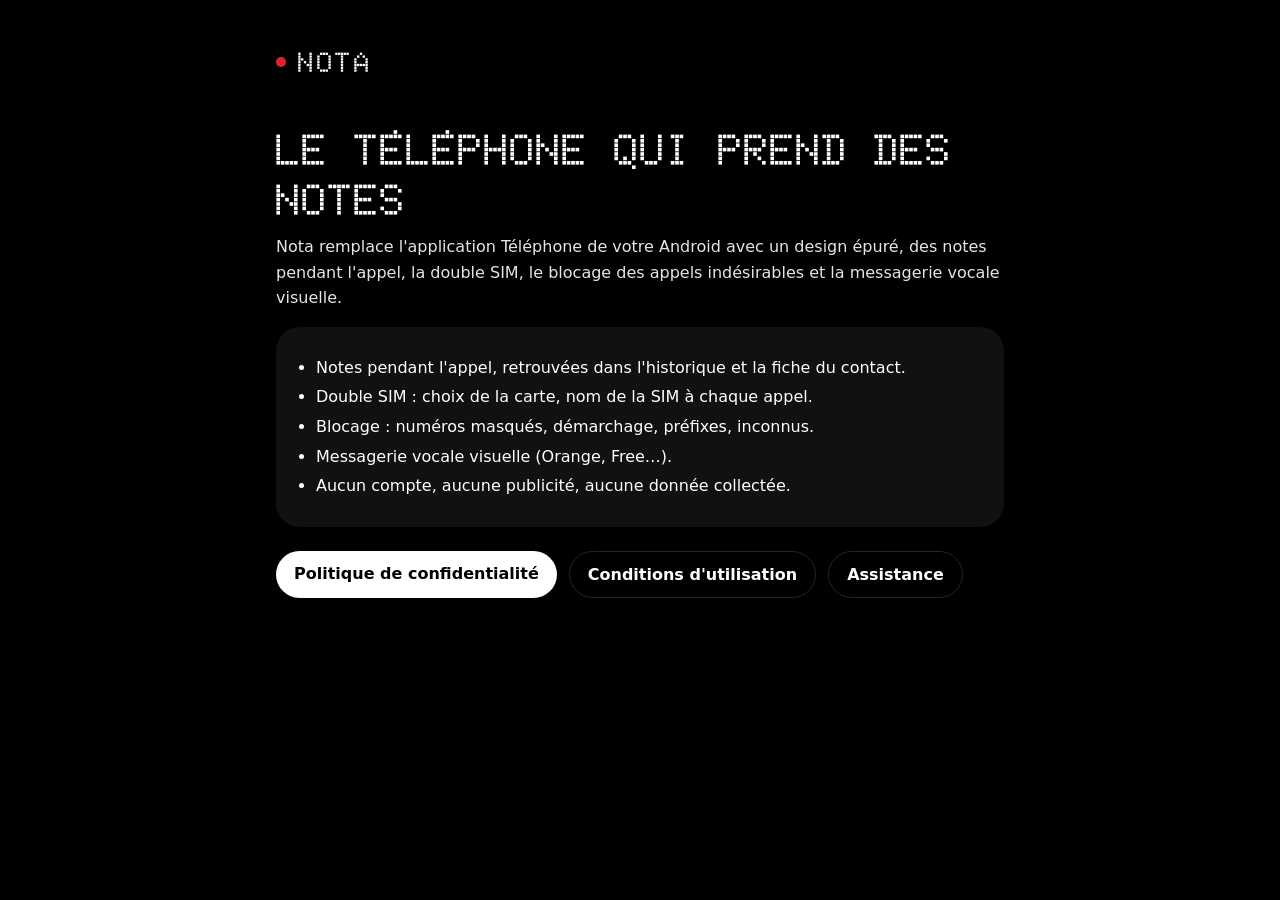
<file: index.html>
<!doctype html>
<html lang="fr">
<head>
<meta charset="utf-8">
<meta name="viewport" content="width=device-width, initial-scale=1">
<title>Nota – Téléphone et notes d'appel</title>
<meta name="description" content="Nota, application Téléphone pour Android : notes pendant l'appel, double SIM, blocage, messagerie visuelle. Aucune donnée collectée.">
<link rel="stylesheet" href="style.css">
</head>
<body>
<main>
  <a class="brand" href="./"><span class="dot"></span>NOTA</a>
  <h1>Le téléphone qui prend des notes</h1>
  <p>Nota remplace l'application Téléphone de votre Android avec un design épuré, des notes pendant l'appel, la double SIM, le blocage des appels indésirables et la messagerie vocale visuelle.</p>

  <div class="card">
    <ul>
      <li>Notes pendant l'appel, retrouvées dans l'historique et la fiche du contact.</li>
      <li>Double SIM : choix de la carte, nom de la SIM à chaque appel.</li>
      <li>Blocage : numéros masqués, démarchage, préfixes, inconnus.</li>
      <li>Messagerie vocale visuelle (Orange, Free…).</li>
      <li>Aucun compte, aucune publicité, aucune donnée collectée.</li>
    </ul>
  </div>

  <div class="links">
    <a class="pill" href="confidentialite.html">Politique de confidentialité</a>
    <a class="pill ghost" href="conditions.html">Conditions d'utilisation</a>
    <a class="pill ghost" href="https://github.com/DiMehh00/nota/issues">Assistance</a>
  </div>
</main>
</body>
</html>
</file>
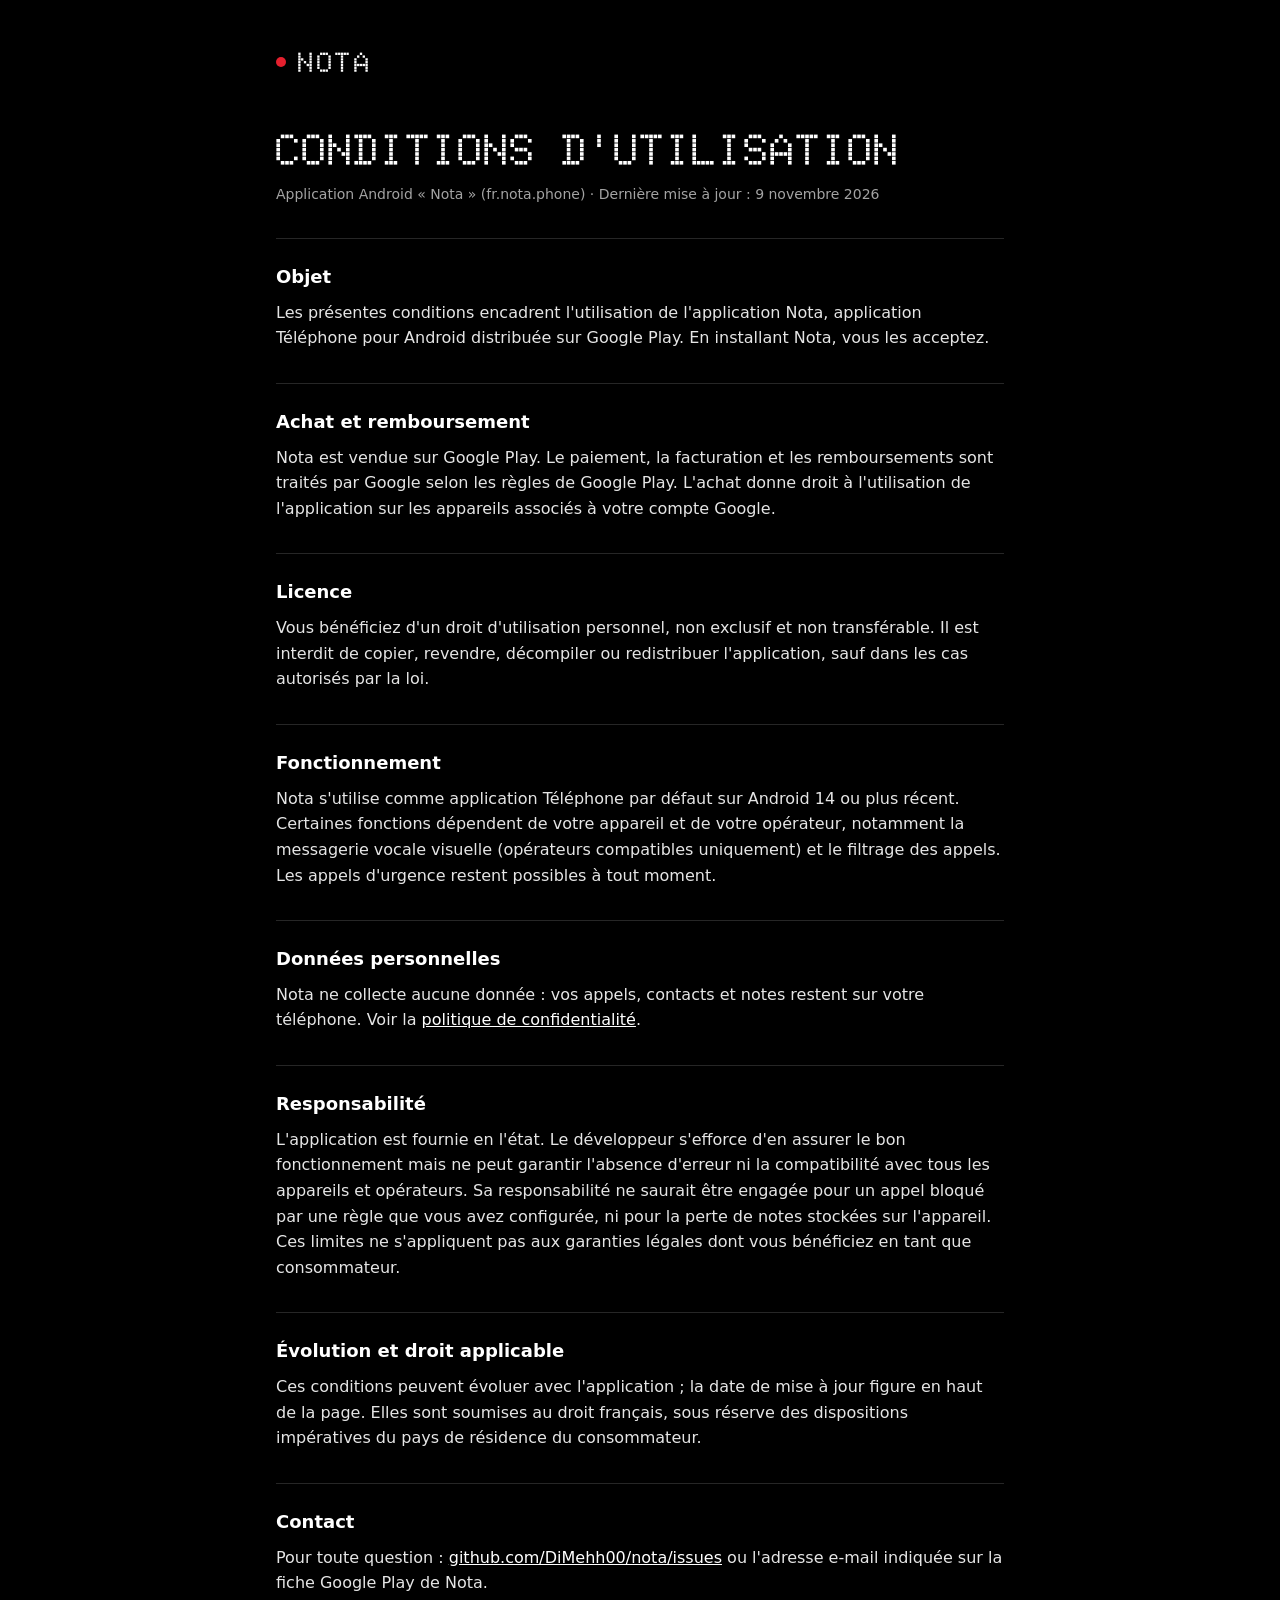
<file: conditions.html>
<!doctype html>
<html lang="fr">
<head>
<meta charset="utf-8">
<meta name="viewport" content="width=device-width, initial-scale=1">
<title>Nota – Conditions d'utilisation</title>
<meta name="description" content="Conditions d'utilisation de l'application Android Nota (Téléphone et notes d'appel).">
<link rel="stylesheet" href="style.css">
</head>
<body>
<main>
  <a class="brand" href="./"><span class="dot"></span>NOTA</a>
  <h1>Conditions d'utilisation</h1>
  <p class="meta">Application Android « Nota » (fr.nota.phone) · Dernière mise à jour : 9 novembre 2026</p>

  <section>
    <h2>Objet</h2>
    <p>Les présentes conditions encadrent l'utilisation de l'application Nota, application Téléphone pour Android distribuée sur Google Play. En installant Nota, vous les acceptez.</p>
  </section>

  <section>
    <h2>Achat et remboursement</h2>
    <p>Nota est vendue sur Google Play. Le paiement, la facturation et les remboursements sont traités par Google selon les règles de Google Play. L'achat donne droit à l'utilisation de l'application sur les appareils associés à votre compte Google.</p>
  </section>

  <section>
    <h2>Licence</h2>
    <p>Vous bénéficiez d'un droit d'utilisation personnel, non exclusif et non transférable. Il est interdit de copier, revendre, décompiler ou redistribuer l'application, sauf dans les cas autorisés par la loi.</p>
  </section>

  <section>
    <h2>Fonctionnement</h2>
    <p>Nota s'utilise comme application Téléphone par défaut sur Android 14 ou plus récent. Certaines fonctions dépendent de votre appareil et de votre opérateur, notamment la messagerie vocale visuelle (opérateurs compatibles uniquement) et le filtrage des appels. Les appels d'urgence restent possibles à tout moment.</p>
  </section>

  <section>
    <h2>Données personnelles</h2>
    <p>Nota ne collecte aucune donnée : vos appels, contacts et notes restent sur votre téléphone. Voir la <a href="confidentialite.html">politique de confidentialité</a>.</p>
  </section>

  <section>
    <h2>Responsabilité</h2>
    <p>L'application est fournie en l'état. Le développeur s'efforce d'en assurer le bon fonctionnement mais ne peut garantir l'absence d'erreur ni la compatibilité avec tous les appareils et opérateurs. Sa responsabilité ne saurait être engagée pour un appel bloqué par une règle que vous avez configurée, ni pour la perte de notes stockées sur l'appareil. Ces limites ne s'appliquent pas aux garanties légales dont vous bénéficiez en tant que consommateur.</p>
  </section>

  <section>
    <h2>Évolution et droit applicable</h2>
    <p>Ces conditions peuvent évoluer avec l'application ; la date de mise à jour figure en haut de la page. Elles sont soumises au droit français, sous réserve des dispositions impératives du pays de résidence du consommateur.</p>
  </section>

  <section>
    <h2>Contact</h2>
    <p>Pour toute question : <a href="https://github.com/DiMehh00/nota/issues">github.com/DiMehh00/nota/issues</a> ou l'adresse e-mail indiquée sur la fiche Google Play de Nota.</p>
  </section>
</main>
</body>
</html>
</file>
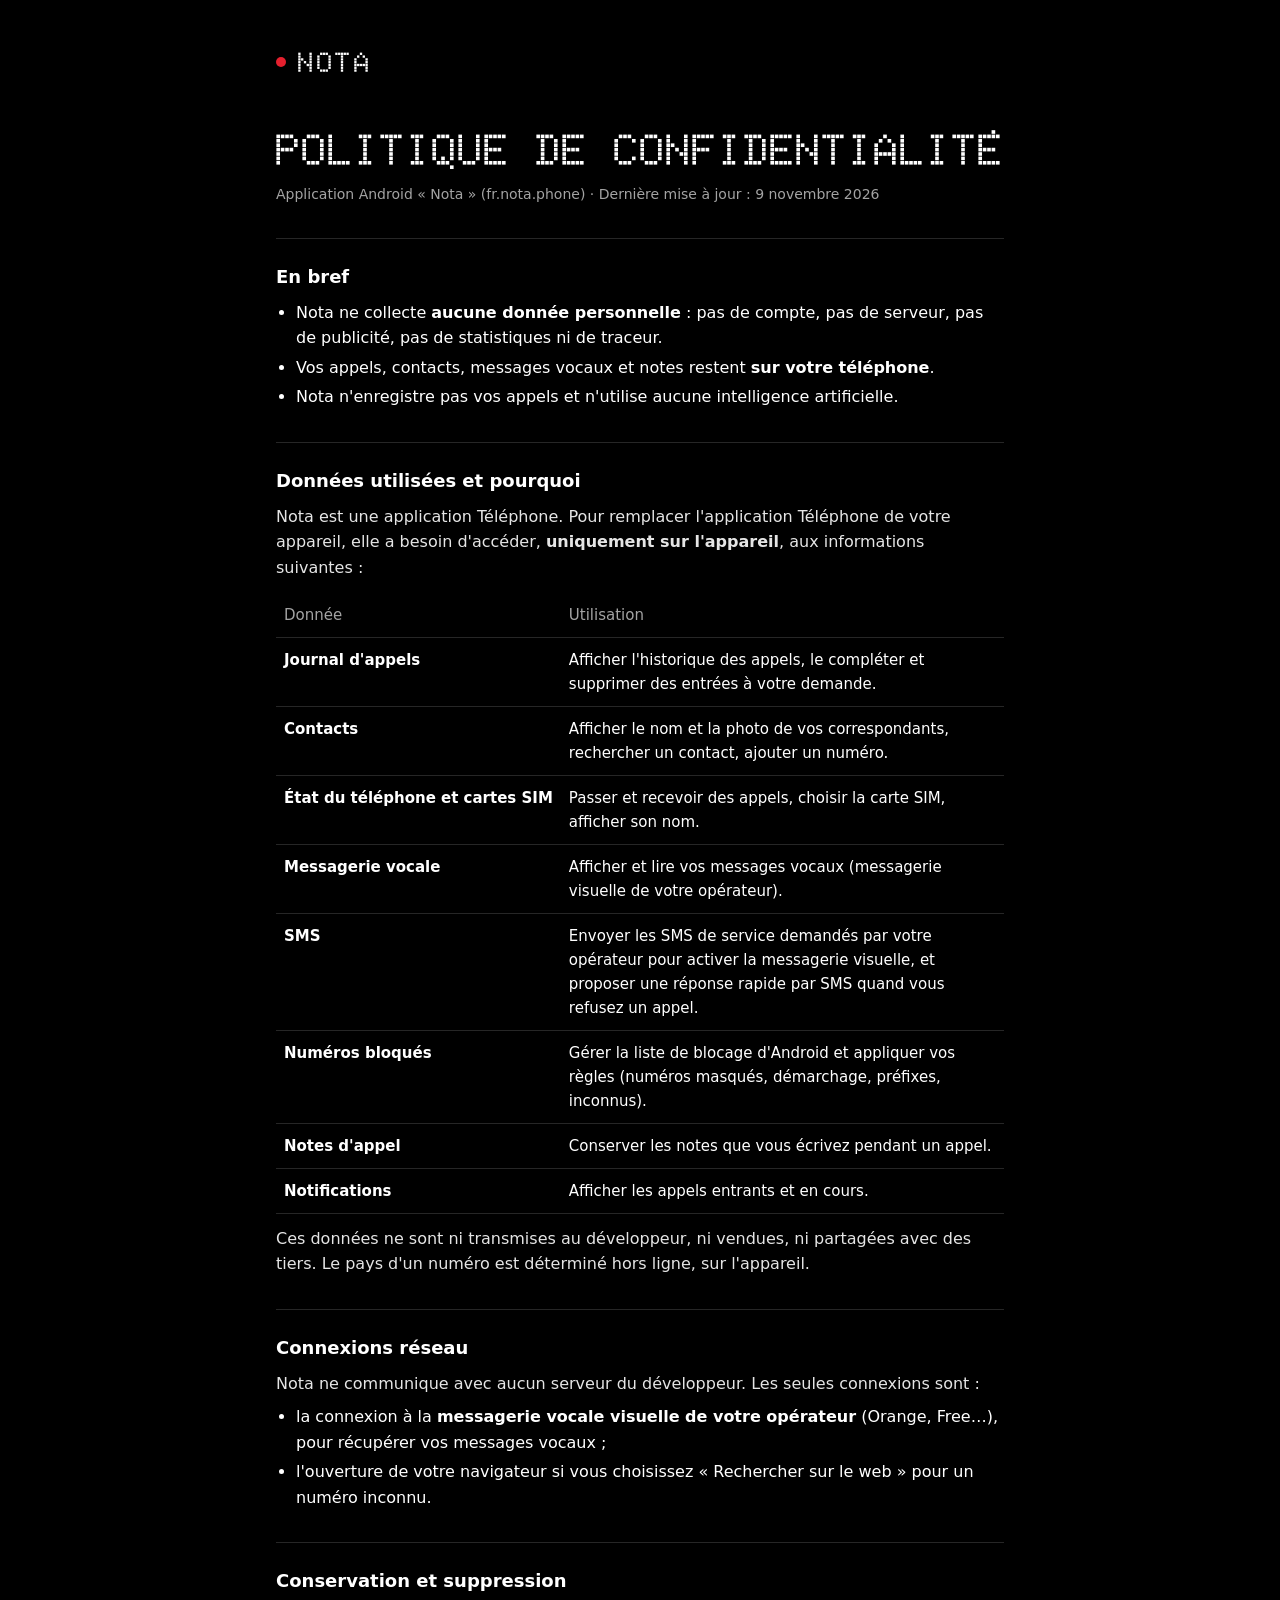
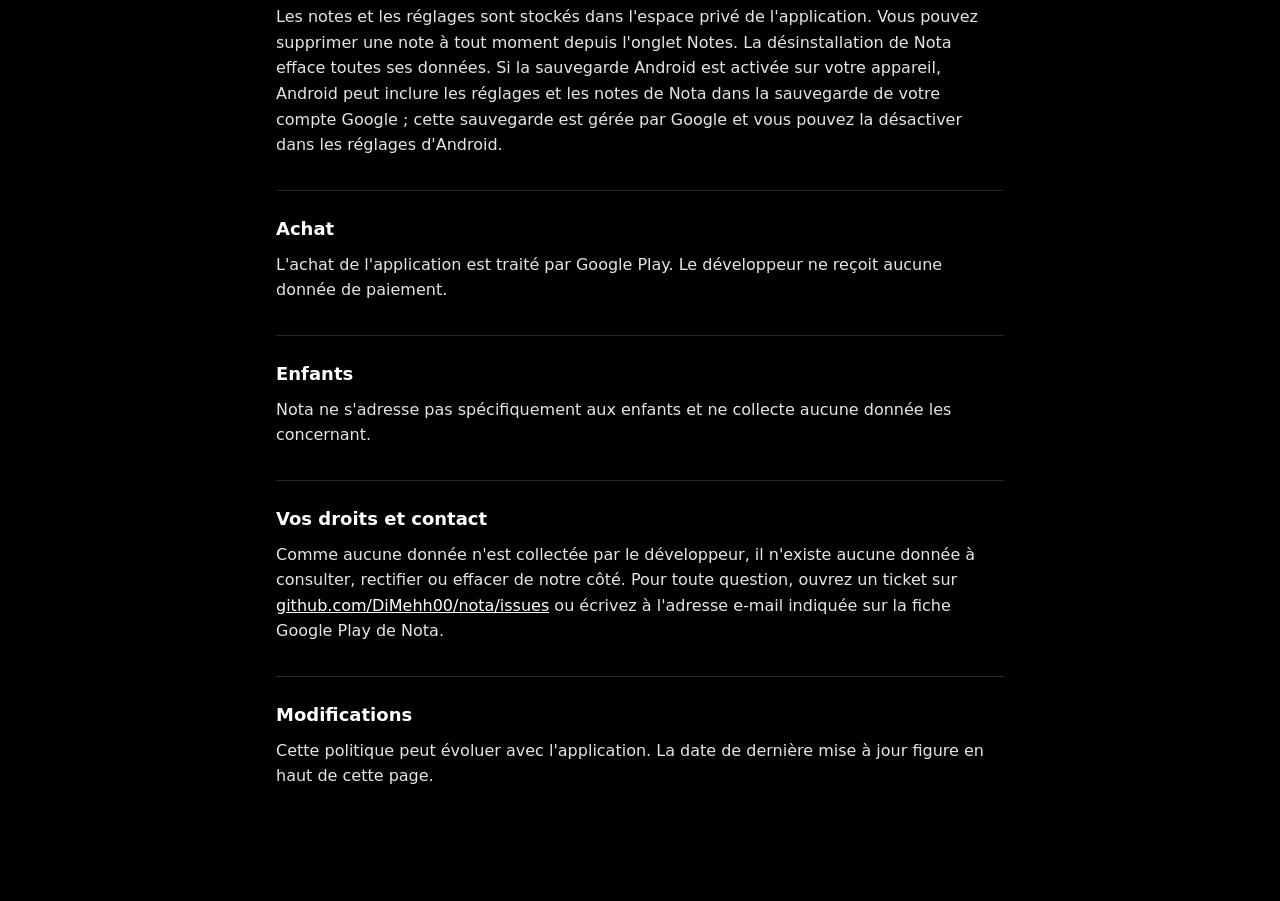
<file: confidentialite.html>
<!doctype html>
<html lang="fr">
<head>
<meta charset="utf-8">
<meta name="viewport" content="width=device-width, initial-scale=1">
<title>Nota – Politique de confidentialité</title>
<meta name="description" content="Politique de confidentialité de l'application Android Nota (Téléphone et notes d'appel).">
<link rel="stylesheet" href="style.css">
</head>
<body>
<main>
  <a class="brand" href="./"><span class="dot"></span>NOTA</a>
  <h1>Politique de confidentialité</h1>
  <p class="meta">Application Android « Nota » (fr.nota.phone) · Dernière mise à jour : 9 novembre 2026</p>

  <section>
    <h2>En bref</h2>
    <ul>
      <li>Nota ne collecte <strong>aucune donnée personnelle</strong> : pas de compte, pas de serveur, pas de publicité, pas de statistiques ni de traceur.</li>
      <li>Vos appels, contacts, messages vocaux et notes restent <strong>sur votre téléphone</strong>.</li>
      <li>Nota n'enregistre pas vos appels et n'utilise aucune intelligence artificielle.</li>
    </ul>
  </section>

  <section>
    <h2>Données utilisées et pourquoi</h2>
    <p>Nota est une application Téléphone. Pour remplacer l'application Téléphone de votre appareil, elle a besoin d'accéder, <strong>uniquement sur l'appareil</strong>, aux informations suivantes :</p>
    <table>
      <tr><th>Donnée</th><th>Utilisation</th></tr>
      <tr><td>Journal d'appels</td><td>Afficher l'historique des appels, le compléter et supprimer des entrées à votre demande.</td></tr>
      <tr><td>Contacts</td><td>Afficher le nom et la photo de vos correspondants, rechercher un contact, ajouter un numéro.</td></tr>
      <tr><td>État du téléphone et cartes SIM</td><td>Passer et recevoir des appels, choisir la carte SIM, afficher son nom.</td></tr>
      <tr><td>Messagerie vocale</td><td>Afficher et lire vos messages vocaux (messagerie visuelle de votre opérateur).</td></tr>
      <tr><td>SMS</td><td>Envoyer les SMS de service demandés par votre opérateur pour activer la messagerie visuelle, et proposer une réponse rapide par SMS quand vous refusez un appel.</td></tr>
      <tr><td>Numéros bloqués</td><td>Gérer la liste de blocage d'Android et appliquer vos règles (numéros masqués, démarchage, préfixes, inconnus).</td></tr>
      <tr><td>Notes d'appel</td><td>Conserver les notes que vous écrivez pendant un appel.</td></tr>
      <tr><td>Notifications</td><td>Afficher les appels entrants et en cours.</td></tr>
    </table>
    <p>Ces données ne sont ni transmises au développeur, ni vendues, ni partagées avec des tiers. Le pays d'un numéro est déterminé hors ligne, sur l'appareil.</p>
  </section>

  <section>
    <h2>Connexions réseau</h2>
    <p>Nota ne communique avec aucun serveur du développeur. Les seules connexions sont :</p>
    <ul>
      <li>la connexion à la <strong>messagerie vocale visuelle de votre opérateur</strong> (Orange, Free…), pour récupérer vos messages vocaux ;</li>
      <li>l'ouverture de votre navigateur si vous choisissez « Rechercher sur le web » pour un numéro inconnu.</li>
    </ul>
  </section>

  <section>
    <h2>Conservation et suppression</h2>
    <p>Les notes et les réglages sont stockés dans l'espace privé de l'application. Vous pouvez supprimer une note à tout moment depuis l'onglet Notes. La désinstallation de Nota efface toutes ses données. Si la sauvegarde Android est activée sur votre appareil, Android peut inclure les réglages et les notes de Nota dans la sauvegarde de votre compte Google ; cette sauvegarde est gérée par Google et vous pouvez la désactiver dans les réglages d'Android.</p>
  </section>

  <section>
    <h2>Achat</h2>
    <p>L'achat de l'application est traité par Google Play. Le développeur ne reçoit aucune donnée de paiement.</p>
  </section>

  <section>
    <h2>Enfants</h2>
    <p>Nota ne s'adresse pas spécifiquement aux enfants et ne collecte aucune donnée les concernant.</p>
  </section>

  <section>
    <h2>Vos droits et contact</h2>
    <p>Comme aucune donnée n'est collectée par le développeur, il n'existe aucune donnée à consulter, rectifier ou effacer de notre côté. Pour toute question, ouvrez un ticket sur <a href="https://github.com/DiMehh00/nota/issues">github.com/DiMehh00/nota/issues</a> ou écrivez à l'adresse e-mail indiquée sur la fiche Google Play de Nota.</p>
  </section>

  <section>
    <h2>Modifications</h2>
    <p>Cette politique peut évoluer avec l'application. La date de dernière mise à jour figure en haut de cette page.</p>
  </section>
</main>
</body>
</html>
</file>
<file: style.css>
@font-face { font-family: "Doto"; src: url("doto.ttf") format("truetype"); font-weight: 100 900; }
:root { --bg: #000; --fg: #fff; --muted: #a3a3a3; --line: #262626; --card: #111; --red: #e5202e; }
* { box-sizing: border-box; }
html { -webkit-text-size-adjust: 100%; }
body { margin: 0; background: var(--bg); color: var(--fg); font: 16px/1.6 system-ui, -apple-system, "Segoe UI", Roboto, sans-serif; }
main { max-width: 760px; margin: 0 auto; padding: 40px 16px 80px; }
a { color: var(--fg); }
.brand { display: inline-flex; align-items: center; gap: 12px; font-family: "Doto", monospace; font-weight: 800; font-size: 28px; letter-spacing: .06em; text-decoration: none; }
.dot { width: 10px; height: 10px; border-radius: 50%; background: var(--red); display: inline-block; }
h1 { font-family: "Doto", monospace; font-weight: 800; font-size: clamp(28px, 6vw, 44px); line-height: 1.15; margin: 40px 0 8px; text-transform: uppercase; }
h2 { font-size: 18px; margin: 0 0 8px; }
.meta { color: var(--muted); font-size: 14px; margin: 0 0 32px; }
section { border-top: 1px solid var(--line); padding: 24px 0; }
ul { padding-left: 20px; margin: 8px 0; }
li { margin: 4px 0; }
p { margin: 8px 0; color: #e5e5e5; }
table { width: 100%; border-collapse: collapse; margin: 12px 0; font-size: 15px; }
th, td { text-align: left; vertical-align: top; padding: 10px 8px; border-bottom: 1px solid var(--line); }
th { color: var(--muted); font-weight: 500; }
td:first-child { white-space: nowrap; font-weight: 600; }
.card { background: var(--card); border-radius: 24px; padding: 20px; margin: 16px 0; }
.links { display: flex; flex-wrap: wrap; gap: 12px; margin-top: 24px; }
.pill { display: inline-block; padding: 10px 18px; border-radius: 999px; background: var(--fg); color: var(--bg); text-decoration: none; font-weight: 600; }
.pill.ghost { background: transparent; color: var(--fg); border: 1px solid var(--line); }
@media (max-width: 520px) { td:first-child { white-space: normal; } }
</file>
